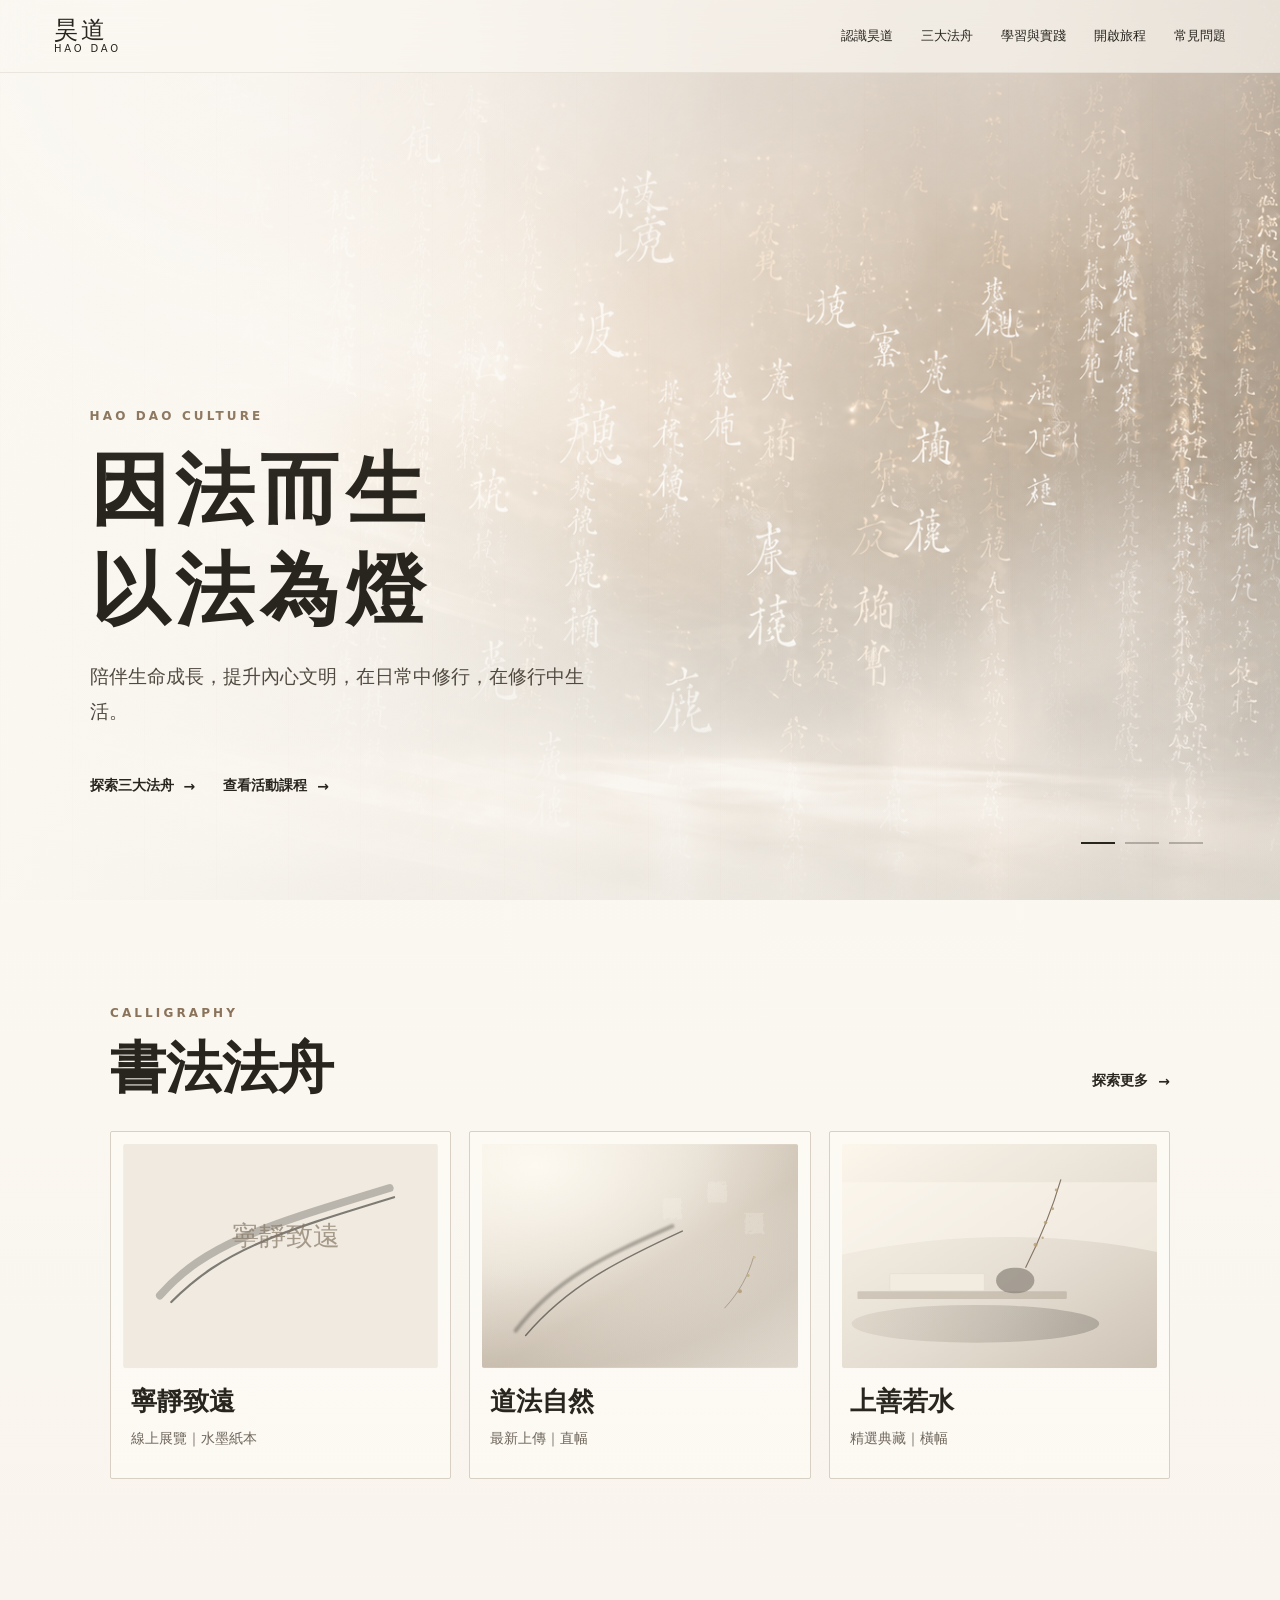
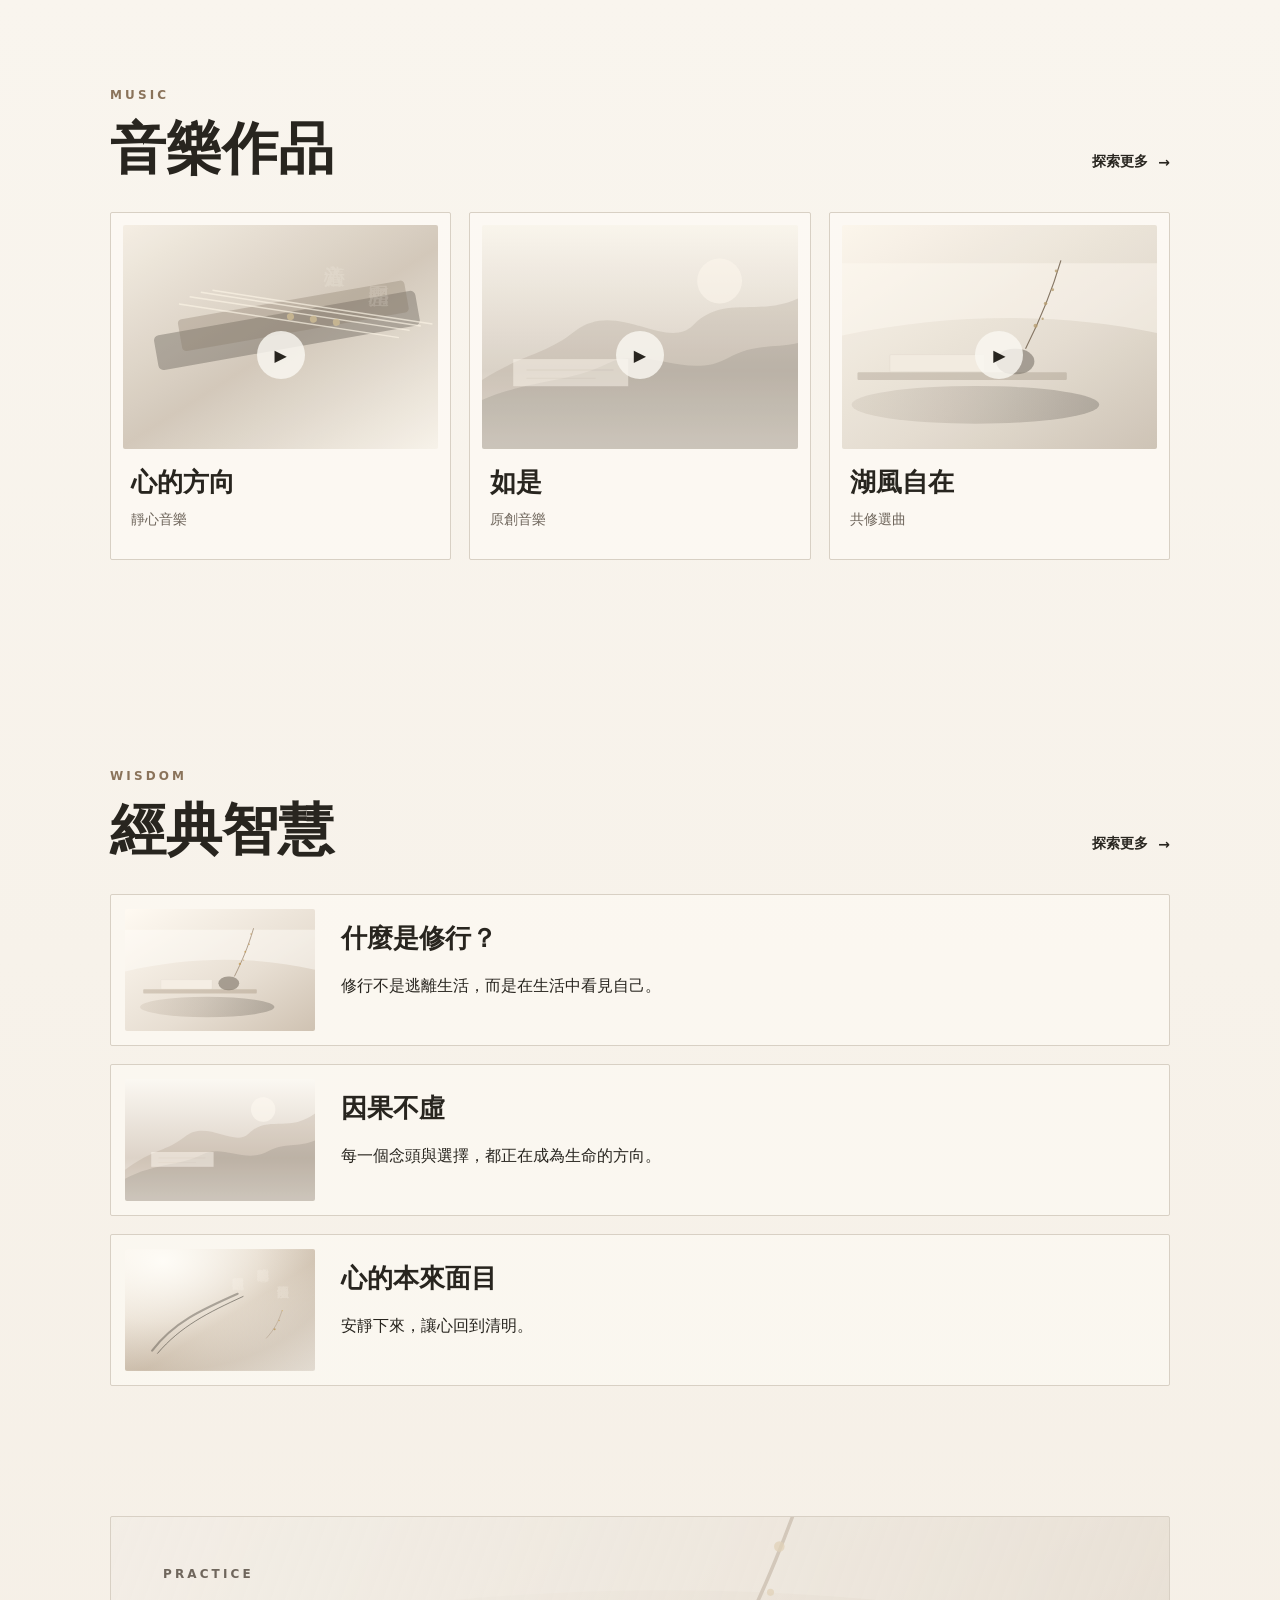
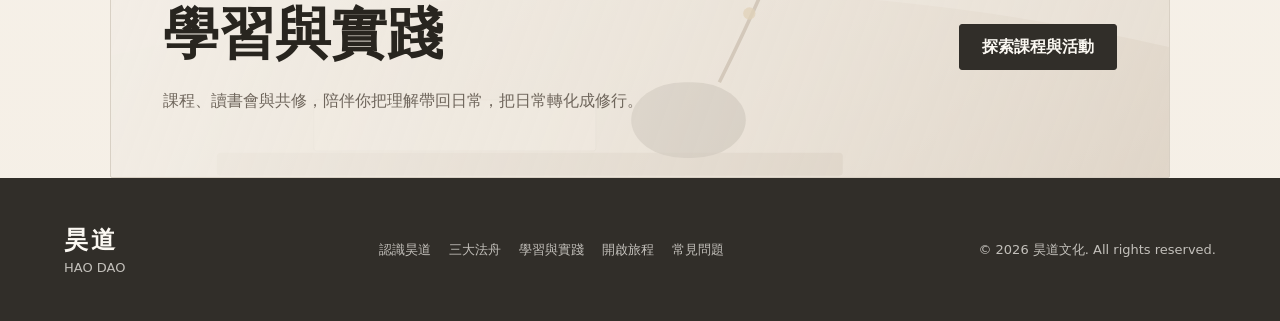
<file: index.html>
<!doctype html>
<html lang="zh-Hant">
  <head>
    <meta charset="utf-8" />
    <meta name="viewport" content="width=device-width, initial-scale=1" />
    <title>昊道文化 HAO DAO</title>
    <meta name="description" content="昊道文化：書法、音樂、經典智慧、學習實踐與開啟旅程。" />
    <link rel="stylesheet" href="styles.css" />
  </head>
  <body>
    <header class="site-header" data-header>
      <a class="brand" href="index.html" aria-label="回到首頁">
        <span class="brand-mark">昊道</span>
        <span class="brand-sub">HAO DAO</span>
      </a>
      <nav class="desktop-nav" aria-label="主選單">
        <a href="about.html">認識昊道</a>
        <a href="archive.html">三大法舟</a>
        <a href="learning.html">學習與實踐</a>
        <a href="journey.html">開啟旅程</a>
        <a href="faq.html">常見問題</a>
      </nav>
      <button class="menu-button" type="button" aria-label="開啟選單" data-menu-button>
        <span></span><span></span>
      </button>
    </header>

    <nav class="mobile-panel" data-mobile-panel aria-label="手機選單">
      <a href="about.html">認識昊道</a>
      <a href="archive.html">三大法舟</a>
      <a href="learning.html">學習與實踐</a>
      <a href="journey.html">開啟旅程</a>
      <a href="faq.html">常見問題</a>
    </nav>

    <main>
      <section class="hero section-dark">
        <div class="carousel" data-carousel>
          <div class="slide is-active" style="background-image:url('assets/hero-calligraphy-flow.png')"></div>
          <div class="slide" style="background-image:url('assets/hero-boats-light.png')"></div>
          <div class="slide" style="background-image:url('assets/hero-starry-gathering.png')"></div>
        </div>
        <div class="hero-content reveal">
          <p class="eyebrow">HAO DAO CULTURE</p>
          <h1>因法而生<br />以法為燈</h1>
          <p>陪伴生命成長，提升內心文明，在日常中修行，在修行中生活。</p>
          <div class="hero-actions">
            <a class="text-link light" href="archive.html">探索三大法舟</a>
            <a class="text-link light" href="learning.html">查看活動課程</a>
          </div>
        </div>
        <div class="carousel-dots" data-dots aria-label="輪播控制"></div>
      </section>

      <section class="content-section reveal">
        <div class="section-heading">
          <div>
            <p class="eyebrow">CALLIGRAPHY</p>
            <h2>書法法舟</h2>
          </div>
          <a class="text-link" href="archive.html#calligraphy">探索更多</a>
        </div>
        <div class="card-row">
          <article class="art-card" data-detail="書法作品｜寧靜致遠|線上展覽新作，以筆勢呈現由定入明的心境。|68 × 136 cm / 水墨紙本">
            <img src="assets/ink-card.svg" alt="書法作品寧靜致遠" />
            <h3>寧靜致遠</h3>
            <p>線上展覽｜水墨紙本</p>
          </article>
          <article class="art-card" data-detail="書法作品｜道法自然|從自然節律看見心的安定。|34 × 136 cm / 水墨紙本">
            <img src="assets/hero-calligraphy.svg" alt="書法作品道法自然" />
            <h3>道法自然</h3>
            <p>最新上傳｜直幅</p>
          </article>
          <article class="art-card" data-detail="書法作品｜上善若水|柔中有力，安住當下。|136 × 33 cm / 橫幅">
            <img src="assets/quiet-room.svg" alt="書法作品上善若水" />
            <h3>上善若水</h3>
            <p>精選典藏｜橫幅</p>
          </article>
        </div>
      </section>

      <section class="content-section reveal">
        <div class="section-heading">
          <div>
            <p class="eyebrow">MUSIC</p>
            <h2>音樂作品</h2>
          </div>
          <a class="text-link" href="archive.html#music">探索更多</a>
        </div>
        <div class="card-row">
          <article class="art-card music-card" data-detail="音樂作品｜心的方向|以琴音與低吟陪伴安靜覺察。|03:42 / 靜心音樂">
            <img src="assets/music-strings.svg" alt="音樂作品心的方向" />
            <span class="play">▶</span>
            <h3>心的方向</h3>
            <p>靜心音樂</p>
          </article>
          <article class="art-card music-card" data-detail="音樂作品｜如是|清亮弦音，回到當下。|04:18 / 原創音樂">
            <img src="assets/mountain-wisdom.svg" alt="音樂作品如是" />
            <span class="play">▶</span>
            <h3>如是</h3>
            <p>原創音樂</p>
          </article>
          <article class="art-card music-card" data-detail="音樂作品｜湖風自在|如風入湖，心緒漸平。|05:02 / 共修選曲">
            <img src="assets/quiet-room.svg" alt="音樂作品湖風自在" />
            <span class="play">▶</span>
            <h3>湖風自在</h3>
            <p>共修選曲</p>
          </article>
        </div>
      </section>

      <section class="content-section reveal">
        <div class="section-heading">
          <div>
            <p class="eyebrow">WISDOM</p>
            <h2>經典智慧</h2>
          </div>
          <a class="text-link" href="archive.html#wisdom">探索更多</a>
        </div>
        <div class="article-list">
          <article data-detail="經典智慧｜什麼是修行？|修行不是逃離生活，而是在生活中看見自己。|閱讀時間 6 分鐘">
            <img src="assets/quiet-room.svg" alt="文章什麼是修行" />
            <div><h3>什麼是修行？</h3><p>修行不是逃離生活，而是在生活中看見自己。</p></div>
          </article>
          <article data-detail="經典智慧｜因果不虛|每一個念頭與選擇，都正在成為生命的方向。|閱讀時間 8 分鐘">
            <img src="assets/mountain-wisdom.svg" alt="文章因果不虛" />
            <div><h3>因果不虛</h3><p>每一個念頭與選擇，都正在成為生命的方向。</p></div>
          </article>
          <article data-detail="經典智慧｜心的本來面目|安靜下來，讓心回到清明。|閱讀時間 7 分鐘">
            <img src="assets/hero-calligraphy.svg" alt="文章心的本來面目" />
            <div><h3>心的本來面目</h3><p>安靜下來，讓心回到清明。</p></div>
          </article>
        </div>
      </section>

      <section class="learning-cta reveal">
        <div>
          <p class="eyebrow">PRACTICE</p>
          <h2>學習與實踐</h2>
          <p>課程、讀書會與共修，陪伴你把理解帶回日常，把日常轉化成修行。</p>
        </div>
        <a class="button" href="learning.html">探索課程與活動</a>
      </section>
    </main>

    <footer class="site-footer">
      <div><b>昊道</b><span>HAO DAO</span></div>
      <nav>
        <a href="about.html">認識昊道</a>
        <a href="archive.html">三大法舟</a>
        <a href="learning.html">學習與實踐</a>
        <a href="journey.html">開啟旅程</a>
        <a href="faq.html">常見問題</a>
      </nav>
      <p>© 2026 昊道文化. All rights reserved.</p>
    </footer>

    <dialog class="detail-dialog" data-dialog>
      <button class="close" type="button" data-close aria-label="關閉">×</button>
      <p class="eyebrow" data-dialog-kicker>DETAIL</p>
      <h2 data-dialog-title></h2>
      <p data-dialog-body></p>
      <p class="dialog-meta" data-dialog-meta></p>
      <a class="button" href="#" data-dialog-link>前往報名 / 閱讀更多</a>
    </dialog>

    <script src="script.js"></script>
  </body>
</html>
</file>
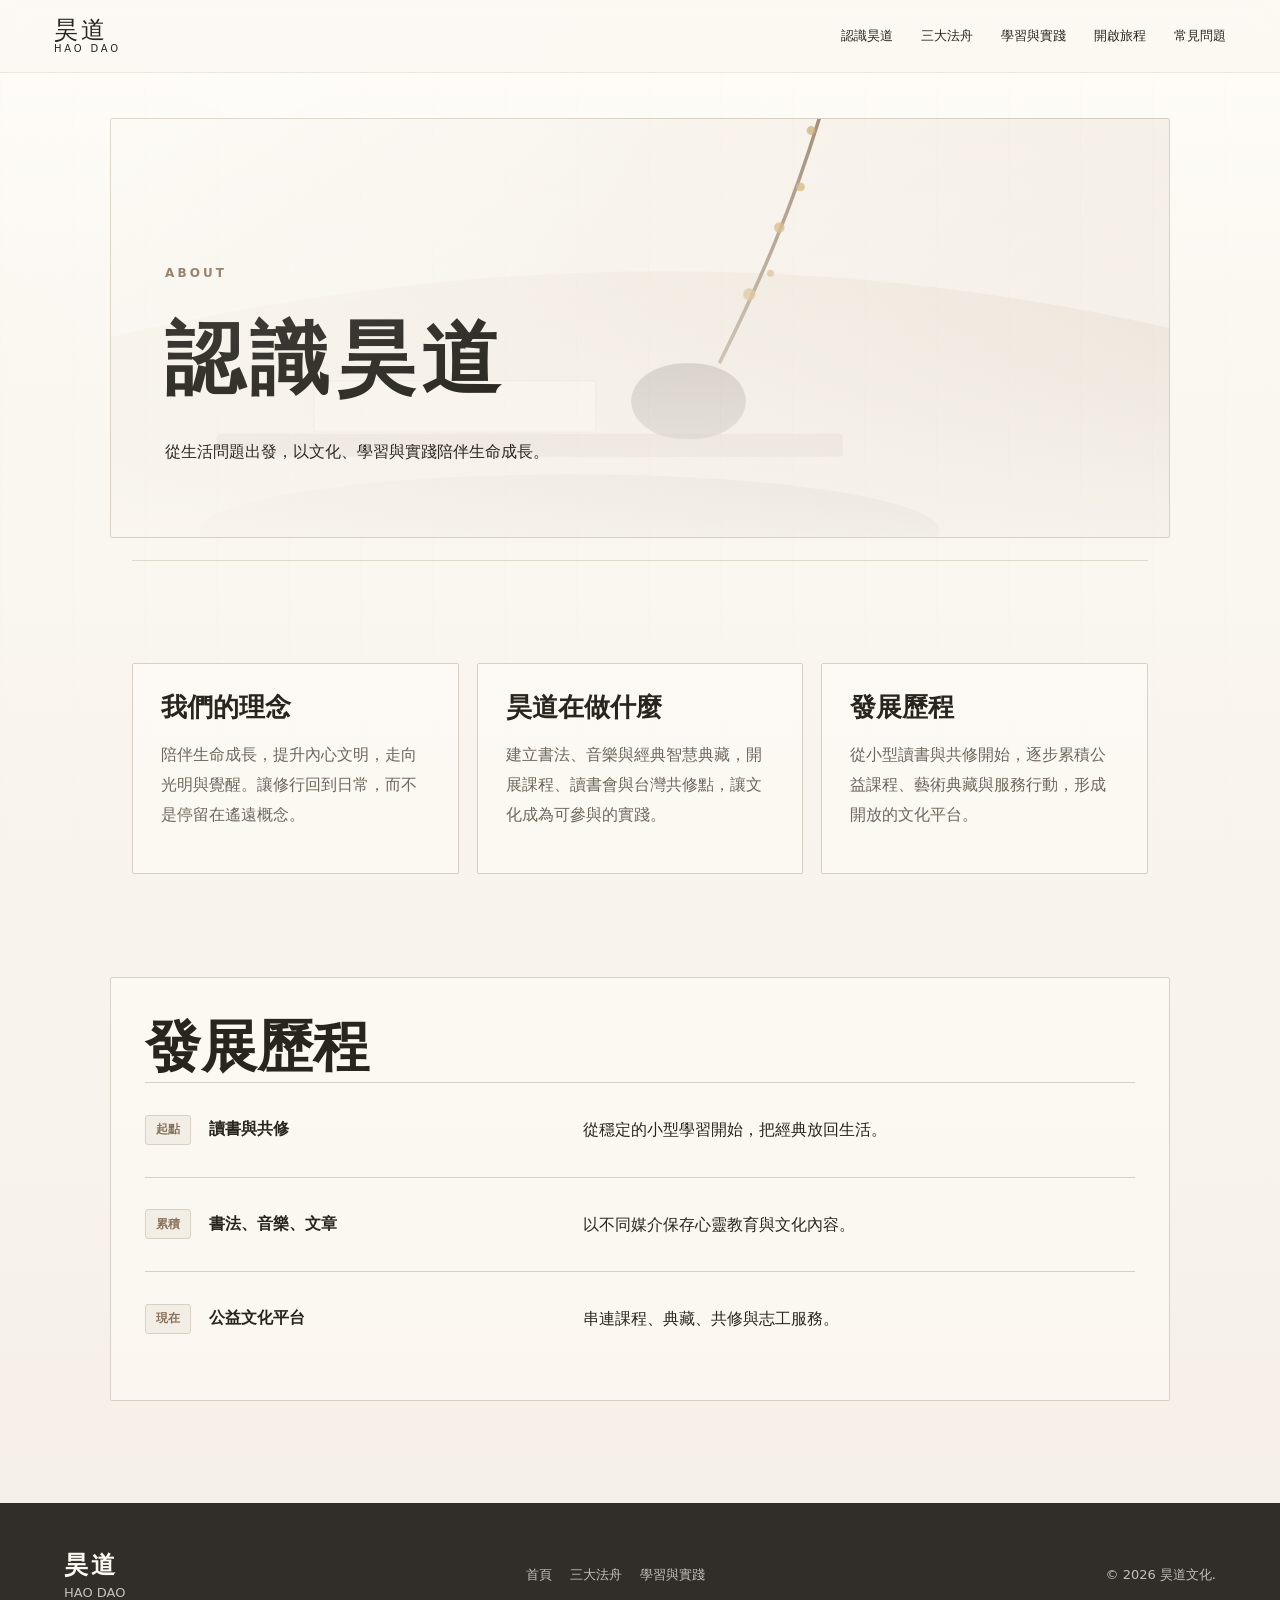
<file: about.html>
<!doctype html>
<html lang="zh-Hant">
  <head>
    <meta charset="utf-8" />
    <meta name="viewport" content="width=device-width, initial-scale=1" />
    <title>認識昊道｜昊道文化</title>
    <link rel="stylesheet" href="styles.css" />
  </head>
  <body>
    <header class="site-header" data-header>
      <a class="brand" href="index.html"><span class="brand-mark">昊道</span><span class="brand-sub">HAO DAO</span></a>
      <nav class="desktop-nav"><a href="about.html">認識昊道</a><a href="archive.html">三大法舟</a><a href="learning.html">學習與實踐</a><a href="journey.html">開啟旅程</a><a href="faq.html">常見問題</a></nav>
      <button class="menu-button" type="button" aria-label="開啟選單" data-menu-button><span></span><span></span></button>
    </header>
    <nav class="mobile-panel" data-mobile-panel><a href="about.html">認識昊道</a><a href="archive.html">三大法舟</a><a href="learning.html">學習與實踐</a><a href="journey.html">開啟旅程</a><a href="faq.html">常見問題</a></nav>
    <main class="subpage">
      <section class="image-hero reveal" style="background-image:url('assets/quiet-room.svg')">
        <p class="eyebrow">ABOUT</p>
        <h1>認識昊道</h1>
        <p>從生活問題出發，以文化、學習與實踐陪伴生命成長。</p>
      </section>
      <section class="page-section reveal">
        <div class="split-grid">
          <article><h3>我們的理念</h3><p>陪伴生命成長，提升內心文明，走向光明與覺醒。讓修行回到日常，而不是停留在遙遠概念。</p></article>
          <article><h3>昊道在做什麼</h3><p>建立書法、音樂與經典智慧典藏，開展課程、讀書會與台灣共修點，讓文化成為可參與的實踐。</p></article>
          <article><h3>發展歷程</h3><p>從小型讀書與共修開始，逐步累積公益課程、藝術典藏與服務行動，形成開放的文化平台。</p></article>
        </div>
      </section>
      <section class="timeline reveal">
        <h2>發展歷程</h2>
        <div class="long-card"><span class="tag">起點</span><b>讀書與共修</b><p>從穩定的小型學習開始，把經典放回生活。</p></div>
        <div class="long-card"><span class="tag">累積</span><b>書法、音樂、文章</b><p>以不同媒介保存心靈教育與文化內容。</p></div>
        <div class="long-card"><span class="tag">現在</span><b>公益文化平台</b><p>串連課程、典藏、共修與志工服務。</p></div>
      </section>
    </main>
    <footer class="site-footer"><div><b>昊道</b><span>HAO DAO</span></div><nav><a href="index.html">首頁</a><a href="archive.html">三大法舟</a><a href="learning.html">學習與實踐</a></nav><p>© 2026 昊道文化.</p></footer>
    <script src="script.js"></script>
  </body>
</html>
</file>
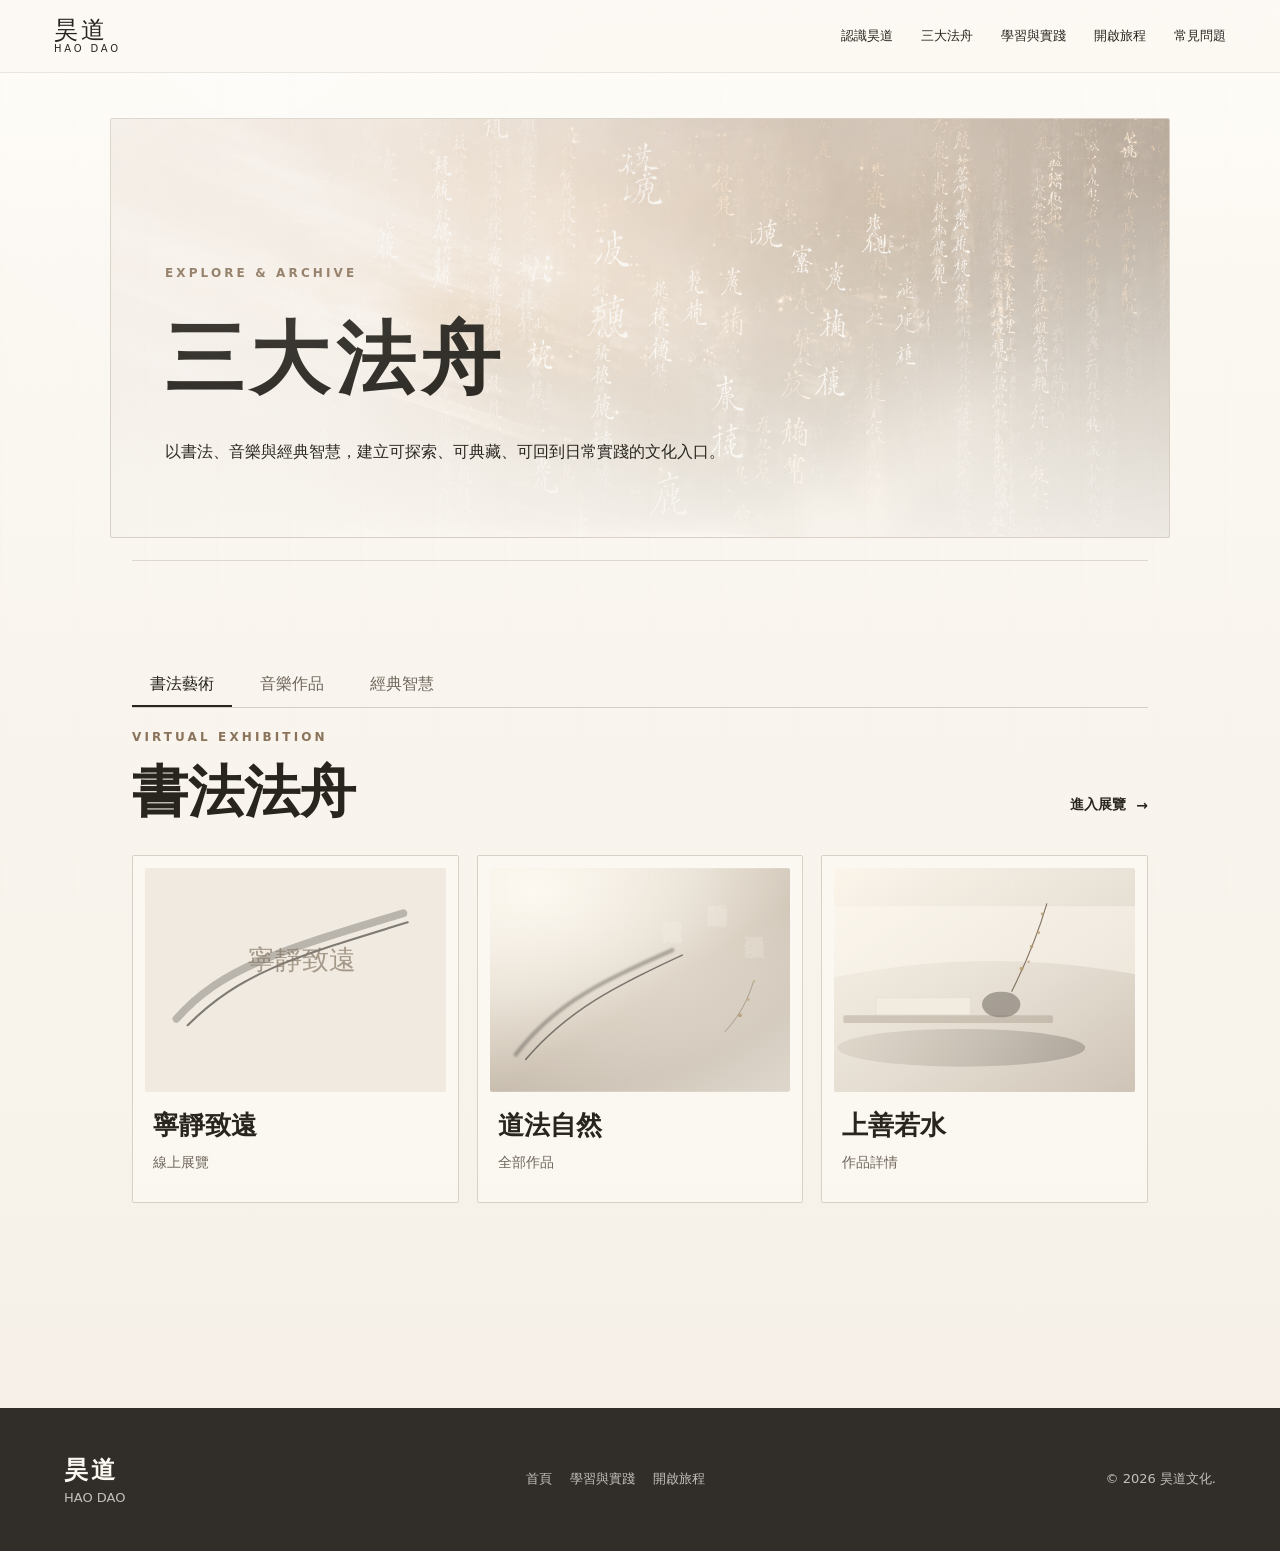
<file: archive.html>
<!doctype html>
<html lang="zh-Hant">
  <head>
    <meta charset="utf-8" />
    <meta name="viewport" content="width=device-width, initial-scale=1" />
    <title>三大法舟｜昊道文化</title>
    <link rel="stylesheet" href="styles.css" />
  </head>
  <body>
    <header class="site-header" data-header>
      <a class="brand" href="index.html"><span class="brand-mark">昊道</span><span class="brand-sub">HAO DAO</span></a>
      <nav class="desktop-nav"><a href="about.html">認識昊道</a><a href="archive.html">三大法舟</a><a href="learning.html">學習與實踐</a><a href="journey.html">開啟旅程</a><a href="faq.html">常見問題</a></nav>
      <button class="menu-button" type="button" aria-label="開啟選單" data-menu-button><span></span><span></span></button>
    </header>
    <nav class="mobile-panel" data-mobile-panel><a href="about.html">認識昊道</a><a href="archive.html">三大法舟</a><a href="learning.html">學習與實踐</a><a href="journey.html">開啟旅程</a><a href="faq.html">常見問題</a></nav>
    <main class="subpage">
      <section class="image-hero reveal" style="background-image:url('assets/flowing-calligraphy-hero.png')">
        <p class="eyebrow">EXPLORE & ARCHIVE</p>
        <h1>三大法舟</h1>
        <p>以書法、音樂與經典智慧，建立可探索、可典藏、可回到日常實踐的文化入口。</p>
      </section>
      <section class="page-section reveal">
        <div class="archive-tabs" data-tabs>
          <button class="is-active" data-tab="calligraphy">書法藝術</button>
          <button data-tab="music">音樂作品</button>
          <button data-tab="wisdom">經典智慧</button>
        </div>
        <div id="calligraphy" class="tab-panel is-active" data-panel="calligraphy">
          <div class="section-heading"><div><p class="eyebrow">VIRTUAL EXHIBITION</p><h2>書法法舟</h2></div><a class="text-link" href="#">進入展覽</a></div>
          <div class="card-row">
            <article class="art-card" data-detail="書法作品｜寧靜致遠|線上展覽新作，以筆勢呈現由定入明的心境。|68 × 136 cm / 水墨紙本"><img src="assets/ink-card.svg" alt="寧靜致遠"><h3>寧靜致遠</h3><p>線上展覽</p></article>
            <article class="art-card" data-detail="書法作品｜道法自然|從自然節律看見心的安定。|34 × 136 cm / 水墨紙本"><img src="assets/hero-calligraphy.svg" alt="道法自然"><h3>道法自然</h3><p>全部作品</p></article>
            <article class="art-card" data-detail="書法作品｜上善若水|柔中有力，安住當下。|136 × 33 cm / 橫幅"><img src="assets/quiet-room.svg" alt="上善若水"><h3>上善若水</h3><p>作品詳情</p></article>
          </div>
        </div>
        <div id="music" class="tab-panel" data-panel="music">
          <div class="section-heading"><div><p class="eyebrow">MUSIC</p><h2>音樂作品</h2></div><a class="text-link" href="#">全部作品</a></div>
          <div class="card-row">
            <article class="art-card music-card" data-detail="音樂作品｜心的方向|以琴音與低吟陪伴安靜覺察。|03:42 / 靜心音樂"><img src="assets/music-strings.svg" alt="心的方向"><span class="play">▶</span><h3>心的方向</h3><p>音樂首頁</p></article>
            <article class="art-card music-card" data-detail="音樂作品｜如是|清亮弦音，回到當下。|04:18 / 原創音樂"><img src="assets/mountain-wisdom.svg" alt="如是"><span class="play">▶</span><h3>如是</h3><p>全部作品</p></article>
            <article class="art-card music-card" data-detail="音樂作品｜湖風自在|如風入湖，心緒漸平。|05:02 / 共修選曲"><img src="assets/quiet-room.svg" alt="湖風自在"><span class="play">▶</span><h3>湖風自在</h3><p>作品詳情</p></article>
          </div>
        </div>
        <div id="wisdom" class="tab-panel" data-panel="wisdom">
          <div class="section-heading"><div><p class="eyebrow">WISDOM</p><h2>經典智慧</h2></div><a class="text-link" href="#">全部文章</a></div>
          <div class="article-list">
            <article data-detail="經典智慧｜什麼是修行？|修行不是逃離生活，而是在生活中看見自己。|閱讀時間 6 分鐘"><img src="assets/quiet-room.svg" alt="什麼是修行"><div><h3>什麼是修行？</h3><p>文章詳情入口</p></div></article>
            <article data-detail="經典智慧｜因果不虛|每一個念頭與選擇，都正在成為生命的方向。|閱讀時間 8 分鐘"><img src="assets/mountain-wisdom.svg" alt="因果不虛"><div><h3>因果不虛</h3><p>全部文章</p></div></article>
          </div>
        </div>
      </section>
    </main>
    <footer class="site-footer"><div><b>昊道</b><span>HAO DAO</span></div><nav><a href="index.html">首頁</a><a href="learning.html">學習與實踐</a><a href="journey.html">開啟旅程</a></nav><p>© 2026 昊道文化.</p></footer>
    <dialog class="detail-dialog" data-dialog><button class="close" type="button" data-close aria-label="關閉">×</button><p class="eyebrow" data-dialog-kicker>DETAIL</p><h2 data-dialog-title></h2><p data-dialog-body></p><p class="dialog-meta" data-dialog-meta></p><a class="button" href="#" data-dialog-link>前往報名 / 閱讀更多</a></dialog>
    <script src="script.js"></script>
  </body>
</html>
</file>
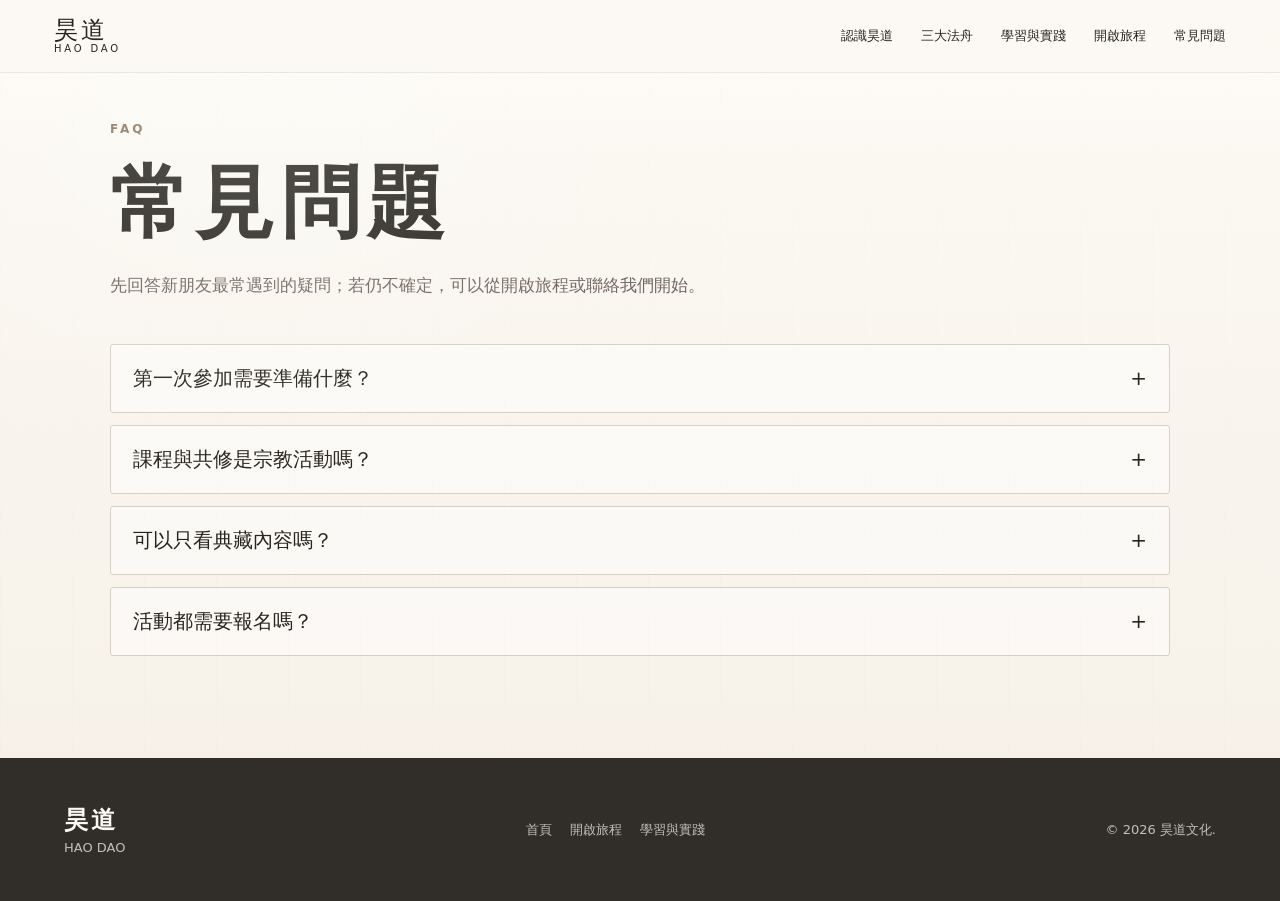
<file: faq.html>
<!doctype html>
<html lang="zh-Hant">
  <head><meta charset="utf-8" /><meta name="viewport" content="width=device-width, initial-scale=1" /><title>常見問題｜昊道文化</title><link rel="stylesheet" href="styles.css" /></head>
  <body>
    <header class="site-header" data-header><a class="brand" href="index.html"><span class="brand-mark">昊道</span><span class="brand-sub">HAO DAO</span></a><nav class="desktop-nav"><a href="about.html">認識昊道</a><a href="archive.html">三大法舟</a><a href="learning.html">學習與實踐</a><a href="journey.html">開啟旅程</a><a href="faq.html">常見問題</a></nav><button class="menu-button" type="button" aria-label="開啟選單" data-menu-button><span></span><span></span></button></header>
    <nav class="mobile-panel" data-mobile-panel><a href="about.html">認識昊道</a><a href="archive.html">三大法舟</a><a href="learning.html">學習與實踐</a><a href="journey.html">開啟旅程</a><a href="faq.html">常見問題</a></nav>
    <main class="subpage">
      <section class="page-hero reveal"><p class="eyebrow">FAQ</p><h1>常見問題</h1><p>先回答新朋友最常遇到的疑問；若仍不確定，可以從開啟旅程或聯絡我們開始。</p></section>
      <section class="faq-list reveal">
        <button class="faq-item"><span>第一次參加需要準備什麼？</span><p>保持開放與自在即可；每項活動頁面都會列出時間、地點與注意事項。</p></button>
        <button class="faq-item"><span>課程與共修是宗教活動嗎？</span><p>網站以文化、學習與生命實踐為主，不使用強烈宗教化呈現。</p></button>
        <button class="faq-item"><span>可以只看典藏內容嗎？</span><p>可以，書法、音樂與文章都會保留公開瀏覽入口。</p></button>
        <button class="faq-item"><span>活動都需要報名嗎？</span><p>課程、讀書會與特別共修皆會保留獨立報名入口；固定共修點也會列出報名方式。</p></button>
      </section>
    </main>
    <footer class="site-footer"><div><b>昊道</b><span>HAO DAO</span></div><nav><a href="index.html">首頁</a><a href="journey.html">開啟旅程</a><a href="learning.html">學習與實踐</a></nav><p>© 2026 昊道文化.</p></footer>
    <script src="script.js"></script>
  </body>
</html>
</file>
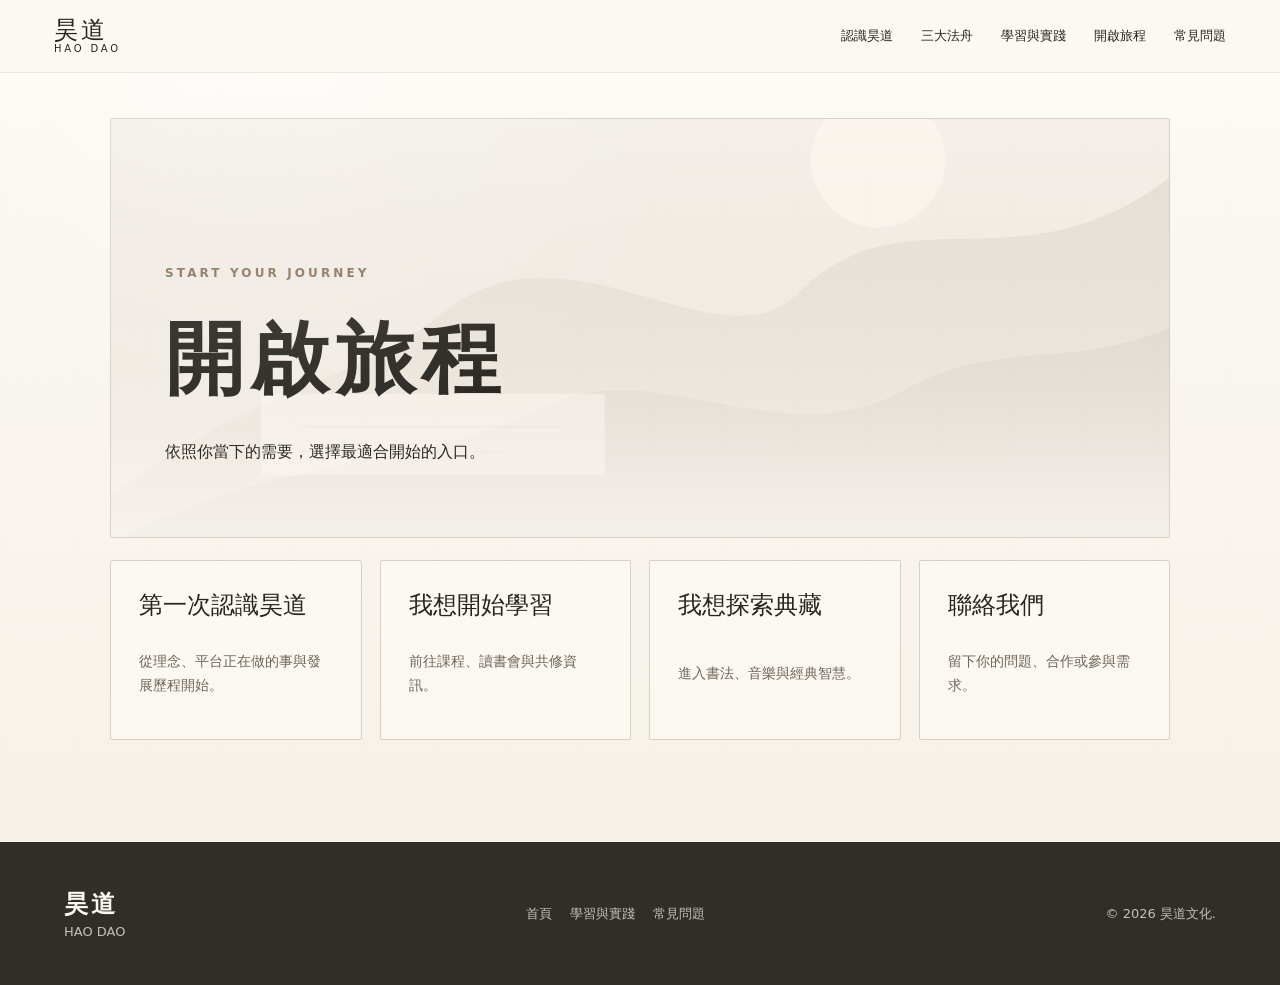
<file: journey.html>
<!doctype html>
<html lang="zh-Hant">
  <head><meta charset="utf-8" /><meta name="viewport" content="width=device-width, initial-scale=1" /><title>開啟旅程｜昊道文化</title><link rel="stylesheet" href="styles.css" /></head>
  <body>
    <header class="site-header" data-header><a class="brand" href="index.html"><span class="brand-mark">昊道</span><span class="brand-sub">HAO DAO</span></a><nav class="desktop-nav"><a href="about.html">認識昊道</a><a href="archive.html">三大法舟</a><a href="learning.html">學習與實踐</a><a href="journey.html">開啟旅程</a><a href="faq.html">常見問題</a></nav><button class="menu-button" type="button" aria-label="開啟選單" data-menu-button><span></span><span></span></button></header>
    <nav class="mobile-panel" data-mobile-panel><a href="about.html">認識昊道</a><a href="archive.html">三大法舟</a><a href="learning.html">學習與實踐</a><a href="journey.html">開啟旅程</a><a href="faq.html">常見問題</a></nav>
    <main class="subpage">
      <section class="image-hero reveal" style="background-image:url('assets/mountain-wisdom.svg')"><p class="eyebrow">START YOUR JOURNEY</p><h1>開啟旅程</h1><p>依照你當下的需要，選擇最適合開始的入口。</p></section>
      <section class="journey-grid reveal">
        <a href="about.html">第一次認識昊道<span>從理念、平台正在做的事與發展歷程開始。</span></a>
        <a href="learning.html">我想開始學習<span>前往課程、讀書會與共修資訊。</span></a>
        <a href="archive.html">我想探索典藏<span>進入書法、音樂與經典智慧。</span></a>
        <a href="mailto:hello@example.com">聯絡我們<span>留下你的問題、合作或參與需求。</span></a>
      </section>
    </main>
    <footer class="site-footer"><div><b>昊道</b><span>HAO DAO</span></div><nav><a href="index.html">首頁</a><a href="learning.html">學習與實踐</a><a href="faq.html">常見問題</a></nav><p>© 2026 昊道文化.</p></footer>
    <script src="script.js"></script>
  </body>
</html>
</file>
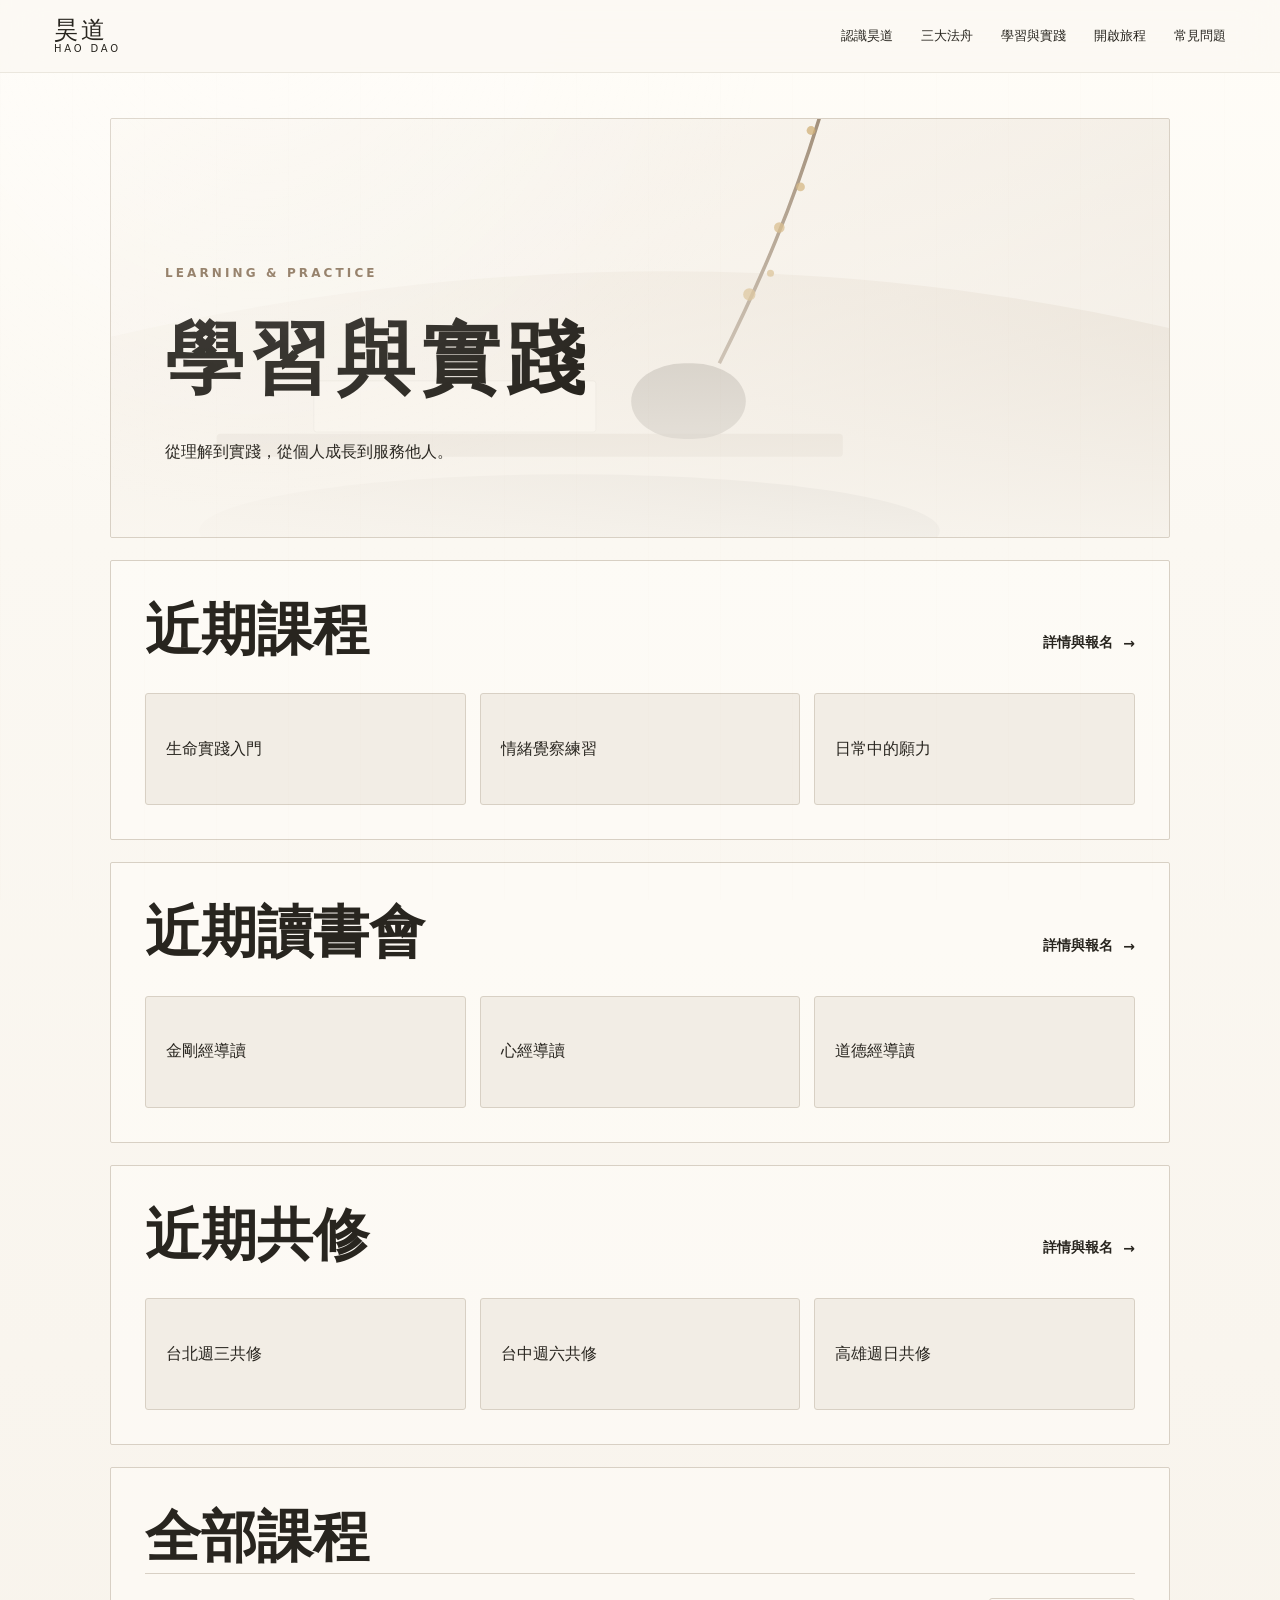
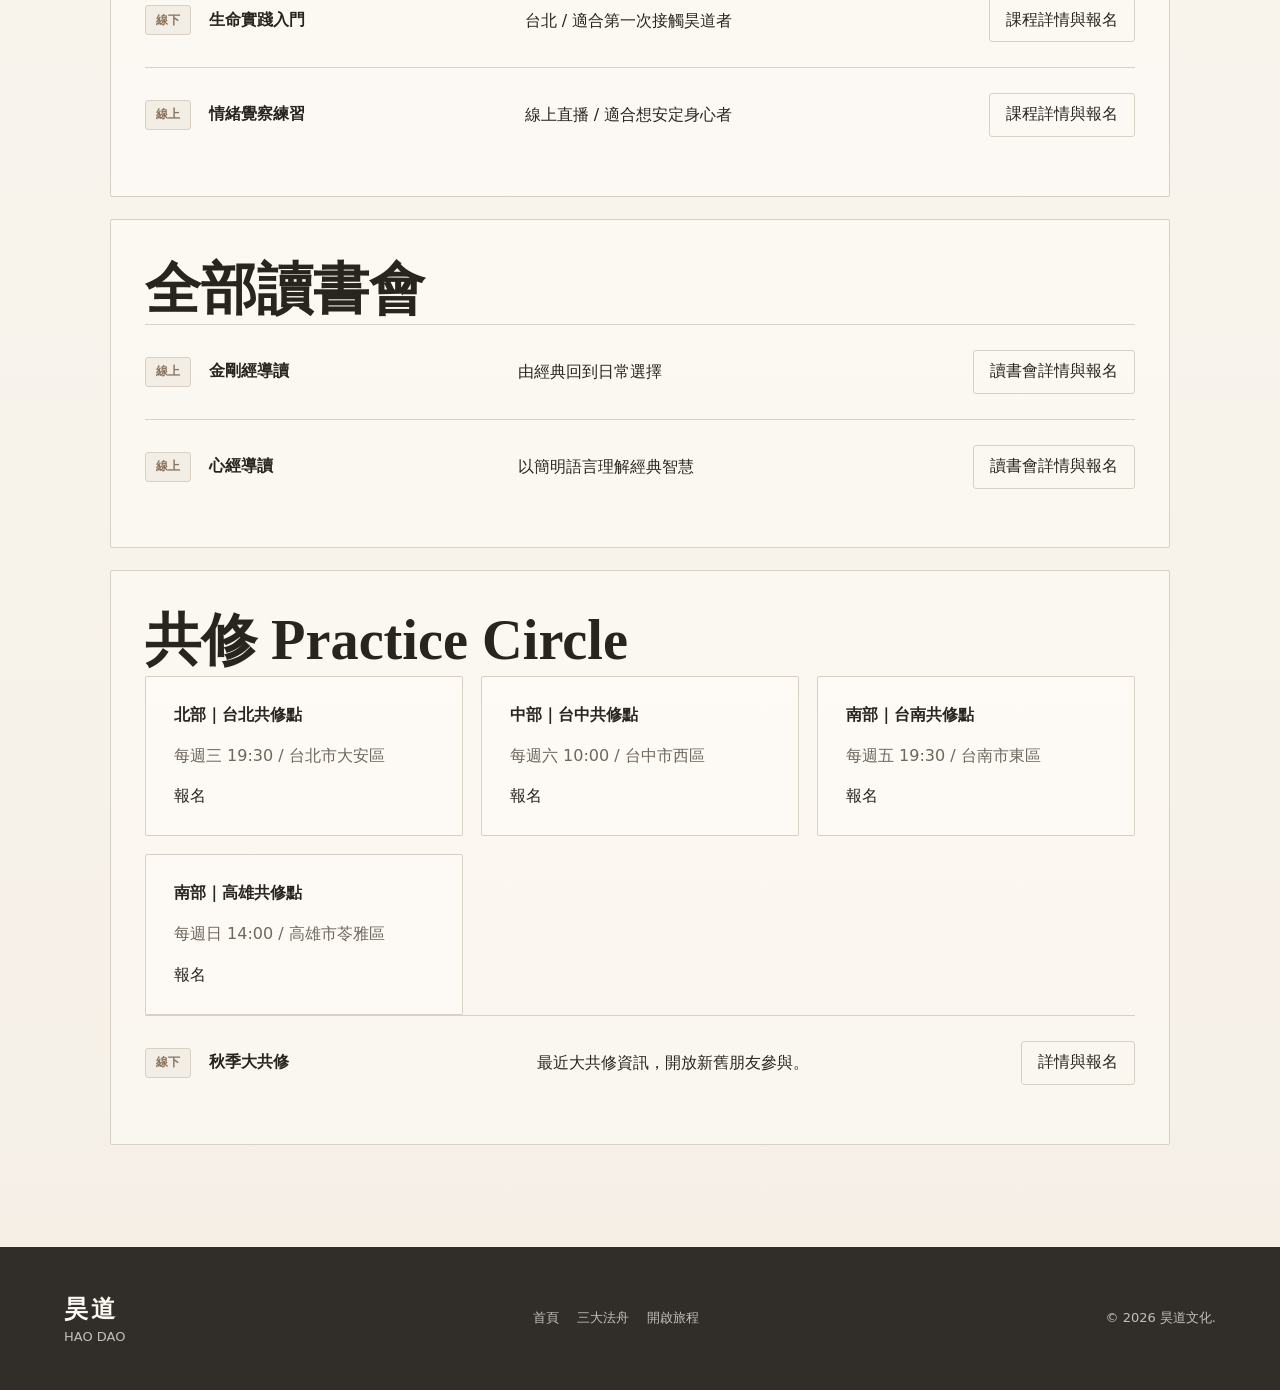
<file: learning.html>
<!doctype html>
<html lang="zh-Hant">
  <head><meta charset="utf-8" /><meta name="viewport" content="width=device-width, initial-scale=1" /><title>學習與實踐｜昊道文化</title><link rel="stylesheet" href="styles.css" /></head>
  <body>
    <header class="site-header" data-header><a class="brand" href="index.html"><span class="brand-mark">昊道</span><span class="brand-sub">HAO DAO</span></a><nav class="desktop-nav"><a href="about.html">認識昊道</a><a href="archive.html">三大法舟</a><a href="learning.html">學習與實踐</a><a href="journey.html">開啟旅程</a><a href="faq.html">常見問題</a></nav><button class="menu-button" type="button" aria-label="開啟選單" data-menu-button><span></span><span></span></button></header>
    <nav class="mobile-panel" data-mobile-panel><a href="about.html">認識昊道</a><a href="archive.html">三大法舟</a><a href="learning.html">學習與實踐</a><a href="journey.html">開啟旅程</a><a href="faq.html">常見問題</a></nav>
    <main class="subpage">
      <section class="image-hero reveal" style="background-image:url('assets/quiet-room.svg')"><p class="eyebrow">LEARNING & PRACTICE</p><h1>學習與實踐</h1><p>從理解到實踐，從個人成長到服務他人。</p></section>
      <section class="program-block reveal"><div class="section-heading"><h2>近期課程</h2><a class="text-link" href="#courses">詳情與報名</a></div><div class="mini-row"><button class="mini-card" data-detail="課程｜生命實踐入門|時間：8/16 14:00，地點：台北，適合第一次接觸者。|報名：https://example.com/course-1">生命實踐入門</button><button class="mini-card" data-detail="課程｜情緒覺察練習|時間：8/23 19:30，線上課程，適合想安定身心者。|報名：https://example.com/course-2">情緒覺察練習</button><button class="mini-card" data-detail="課程｜日常中的願力|時間：9/06 10:00，台中，適合持續學習者。|報名：https://example.com/course-3">日常中的願力</button></div></section>
      <section class="program-block reveal"><div class="section-heading"><h2>近期讀書會</h2><a class="text-link" href="#reading">詳情與報名</a></div><div class="mini-row"><button class="mini-card" data-detail="讀書會｜金剛經導讀|時間：7/18 線上，適合想理解經典與生活關係者。|報名：https://example.com/reading-1">金剛經導讀</button><button class="mini-card" data-detail="讀書會｜心經導讀|時間：8/01 線上，從空性看見日常。|報名：https://example.com/reading-2">心經導讀</button><button class="mini-card" data-detail="讀書會｜道德經導讀|時間：8/15 線上，理解自然與無為。|報名：https://example.com/reading-3">道德經導讀</button></div></section>
      <section class="program-block reveal"><div class="section-heading"><h2>近期共修</h2><a class="text-link" href="#practice">詳情與報名</a></div><div class="mini-row"><button class="mini-card" data-detail="共修｜台北週三共修|每週三 19:30，台北市大安區。|報名：https://example.com/practice-taipei">台北週三共修</button><button class="mini-card" data-detail="共修｜台中週六共修|每週六 10:00，台中市西區。|報名：https://example.com/practice-taichung">台中週六共修</button><button class="mini-card" data-detail="共修｜高雄週日共修|每週日 14:00，高雄市苓雅區。|報名：https://example.com/practice-kaohsiung">高雄週日共修</button></div></section>
      <section id="courses" class="list-block reveal"><h2>全部課程</h2><div class="long-card"><span class="tag">線下</span><b>生命實踐入門</b><p>台北 / 適合第一次接觸昊道者</p><button data-detail="課程詳情｜生命實踐入門|課程名稱、時間、地點、適合人群、課程介紹。|報名：https://example.com/course-1">課程詳情與報名</button></div><div class="long-card"><span class="tag">線上</span><b>情緒覺察練習</b><p>線上直播 / 適合想安定身心者</p><button data-detail="課程詳情｜情緒覺察練習|透過覺察練習，理解情緒與念頭如何牽動生活。|報名：https://example.com/course-2">課程詳情與報名</button></div></section>
      <section id="reading" class="list-block reveal"><h2>全部讀書會</h2><div class="long-card"><span class="tag">線上</span><b>金剛經導讀</b><p>由經典回到日常選擇</p><button data-detail="讀書會介紹｜金剛經導讀|主題、時間、地點、適合人群與導讀介紹。|報名：https://example.com/reading-1">讀書會詳情與報名</button></div><div class="long-card"><span class="tag">線上</span><b>心經導讀</b><p>以簡明語言理解經典智慧</p><button data-detail="讀書會介紹｜心經導讀|從心經進入觀照、放下與實踐。|報名：https://example.com/reading-2">讀書會詳情與報名</button></div></section>
      <section id="practice" class="list-block reveal"><h2>共修 Practice Circle</h2><div class="practice-grid"><article><h4>北部｜台北共修點</h4><p>每週三 19:30 / 台北市大安區</p><a href="#">報名</a></article><article><h4>中部｜台中共修點</h4><p>每週六 10:00 / 台中市西區</p><a href="#">報名</a></article><article><h4>南部｜台南共修點</h4><p>每週五 19:30 / 台南市東區</p><a href="#">報名</a></article><article><h4>南部｜高雄共修點</h4><p>每週日 14:00 / 高雄市苓雅區</p><a href="#">報名</a></article></div><div class="long-card"><span class="tag">線下</span><b>秋季大共修</b><p>最近大共修資訊，開放新舊朋友參與。</p><button data-detail="大共修介紹｜秋季大共修|時間：9/21，地點：台北，適合人群：想穩定共修與服務者。|報名：https://example.com/special-practice">詳情與報名</button></div></section>
    </main>
    <footer class="site-footer"><div><b>昊道</b><span>HAO DAO</span></div><nav><a href="index.html">首頁</a><a href="archive.html">三大法舟</a><a href="journey.html">開啟旅程</a></nav><p>© 2026 昊道文化.</p></footer>
    <dialog class="detail-dialog" data-dialog><button class="close" type="button" data-close aria-label="關閉">×</button><p class="eyebrow" data-dialog-kicker>DETAIL</p><h2 data-dialog-title></h2><p data-dialog-body></p><p class="dialog-meta" data-dialog-meta></p><a class="button" href="#" data-dialog-link>前往報名 / 閱讀更多</a></dialog>
    <script src="script.js"></script>
  </body>
</html>
</file>
<file: styles.css>
:root {
  --ink: #28251f;
  --paper: #fbf8f2;
  --ivory: #f2ede5;
  --mist: #e4dbcf;
  --border: #d8d0c4;
  --brown: #8a735a;
  --dark: #312e29;
  --muted: #6f665c;
  --max: 1060px;
}

* { box-sizing: border-box; }

html {
  scroll-behavior: smooth;
}

body {
  margin: 0;
  color: var(--ink);
  background:
    linear-gradient(180deg, #fffdf8 0%, var(--paper) 18%, #f5efe6 100%);
  font-family: "Noto Sans TC", "PingFang TC", "Microsoft JhengHei", system-ui, sans-serif;
  letter-spacing: 0;
}

body::before {
  content: "";
  position: fixed;
  inset: 0;
  pointer-events: none;
  z-index: 5;
  opacity: .35;
  background-image:
    linear-gradient(90deg, rgba(138, 115, 90, .025) 1px, transparent 1px),
    radial-gradient(circle at 20% 0%, rgba(255, 255, 255, .75), transparent 32rem);
  background-size: 72px 72px, 100% 100%;
}

a {
  color: inherit;
  text-decoration: none;
}

img {
  display: block;
  width: 100%;
}

button {
  font: inherit;
}

.site-header {
  position: fixed;
  z-index: 20;
  top: 0;
  left: 0;
  right: 0;
  display: flex;
  align-items: center;
  justify-content: space-between;
  min-height: 72px;
  padding: 18px clamp(24px, 4.5vw, 54px);
  color: var(--ink);
  background: rgba(251, 248, 242, .66);
  border-bottom: 1px solid rgba(216, 208, 196, .45);
  backdrop-filter: blur(18px);
  transition: background .35s ease, min-height .35s ease;
}

.site-header.is-scrolled {
  min-height: 62px;
  background: rgba(251, 248, 242, .9);
}

.brand {
  display: grid;
  gap: 2px;
  line-height: 1;
}

.brand-mark {
  font-family: "Noto Serif TC", "Songti TC", Georgia, serif;
  font-size: 24px;
  letter-spacing: .14em;
}

.brand-sub {
  font-size: 10px;
  letter-spacing: .28em;
}

.desktop-nav {
  display: flex;
  align-items: center;
  gap: 28px;
  font-size: 13px;
}

.desktop-nav a {
  position: relative;
}

.desktop-nav a::after {
  content: "";
  position: absolute;
  left: 0;
  right: 0;
  bottom: -8px;
  height: 1px;
  background: currentColor;
  transform: scaleX(0);
  transform-origin: left;
  transition: transform .28s ease;
}

.desktop-nav a:hover::after {
  transform: scaleX(1);
}

.menu-button {
  display: none;
  width: 44px;
  height: 44px;
  border: 1px solid var(--border);
  background: rgba(251, 248, 242, .7);
  border-radius: 2px;
}

.menu-button span {
  display: block;
  width: 18px;
  height: 1px;
  margin: 7px auto;
  background: var(--ink);
}

.mobile-panel {
  position: fixed;
  z-index: 19;
  top: 72px;
  left: 0;
  right: 0;
  display: grid;
  gap: 0;
  padding: 8px 22px 22px;
  background: rgba(251, 248, 242, .96);
  border-bottom: 1px solid var(--border);
  transform: translateY(-120%);
  opacity: 0;
  transition: transform .35s ease, opacity .35s ease;
}

.mobile-panel.is-open {
  transform: translateY(0);
  opacity: 1;
}

.mobile-panel a {
  padding: 16px 0;
  border-bottom: 1px solid rgba(216, 208, 196, .7);
}

.hero {
  position: relative;
  min-height: 100svh;
  overflow: hidden;
  display: grid;
  align-items: end;
  padding: 140px clamp(28px, 7vw, 112px) 92px;
}

.carousel,
.slide {
  position: absolute;
  inset: 0;
}

.carousel {
  z-index: 0;
}

.slide {
  opacity: 0;
  background-size: cover;
  background-position: center;
  transform: scale(1.04);
  transition: opacity 1.3s ease, transform 7s ease;
}

.slide.is-active {
  opacity: 1;
  transform: scale(1);
}

.hero::after {
  content: "";
  position: absolute;
  inset: 0;
  z-index: 2;
  background:
    linear-gradient(90deg, rgba(251, 248, 242, .94) 0%, rgba(251, 248, 242, .62) 34%, rgba(251, 248, 242, .12) 100%),
    radial-gradient(circle at 22% 45%, rgba(255, 253, 248, .72), transparent 34%),
    linear-gradient(0deg, rgba(251, 248, 242, .62), transparent 50%);
}

.hero-content {
  position: relative;
  z-index: 3;
  max-width: 620px;
}

.eyebrow {
  margin: 0 0 14px;
  color: var(--brown);
  font-size: 12px;
  font-weight: 700;
  letter-spacing: .26em;
  text-transform: uppercase;
}

h1,
h2,
h3,
h4 {
  margin: 0;
  font-family: "Noto Serif TC", "Songti TC", Georgia, serif;
  font-weight: 600;
  line-height: 1.25;
}

h1 {
  font-size: clamp(50px, 6.2vw, 86px);
  letter-spacing: .08em;
}

h2 {
  font-size: clamp(34px, 4.4vw, 58px);
}

h3 {
  font-size: clamp(22px, 2vw, 30px);
}

p {
  line-height: 1.85;
}

.hero-content p:not(.eyebrow) {
  max-width: 520px;
  color: #514a41;
  font-size: clamp(16px, 1.5vw, 20px);
}

.hero-actions {
  display: flex;
  gap: 28px;
  flex-wrap: wrap;
  margin-top: 34px;
}

.text-link {
  display: inline-flex;
  align-items: center;
  min-height: 44px;
  color: var(--ink);
  font-size: 14px;
  font-weight: 600;
}

.text-link::after {
  content: "→";
  margin-left: 10px;
  transition: transform .25s ease;
}

.text-link:hover::after {
  transform: translateX(4px);
}

.text-link.light {
  color: var(--ink);
}

.carousel-dots {
  position: absolute;
  z-index: 5;
  right: clamp(24px, 6vw, 88px);
  bottom: 56px;
  display: flex;
  gap: 10px;
}

.carousel-dots button {
  width: 34px;
  height: 2px;
  padding: 0;
  border: 0;
  background: rgba(40, 37, 31, .28);
}

.carousel-dots button.is-active {
  background: var(--ink);
}

.content-section,
.page-section,
.learning-cta {
  width: min(var(--max), calc(100% - 44px));
  margin: 0 auto;
  padding: clamp(68px, 8vw, 108px) 0;
}

.subpage {
  width: min(var(--max), calc(100% - 44px));
  margin: 0 auto;
  padding: 118px 0 clamp(70px, 8vw, 110px);
}

.subpage > .image-hero,
.subpage > .page-hero,
.subpage > .program-block,
.subpage > .list-block,
.subpage > .journey-grid,
.subpage > .faq-list,
.subpage > .timeline {
  margin-left: 0;
  margin-right: 0;
}

.timeline {
  padding: clamp(22px, 4vw, 34px);
  border: 1px solid var(--border);
  border-radius: 2px;
  background: rgba(255, 253, 248, .48);
}

.section-heading {
  display: flex;
  align-items: end;
  justify-content: space-between;
  gap: 24px;
  margin-bottom: 28px;
}

.section-heading .eyebrow {
  margin-bottom: 8px;
}

.card-row {
  display: grid;
  grid-template-columns: repeat(3, minmax(0, 1fr));
  gap: 18px;
}

.art-card {
  position: relative;
  overflow: hidden;
  min-height: 348px;
  padding: 12px 12px 22px;
  border: 1px solid var(--border);
  border-radius: 2px;
  background: rgba(255, 253, 248, .46);
  cursor: pointer;
  transition: transform .35s ease, box-shadow .35s ease, background .35s ease;
}

.art-card:hover {
  transform: translateY(-6px);
  background: rgba(255, 253, 248, .76);
  box-shadow: 0 18px 50px rgba(49, 46, 41, .1);
}

.art-card img {
  height: 224px;
  object-fit: cover;
  border-radius: 2px;
  margin-bottom: 18px;
  filter: saturate(.7) contrast(.94) sepia(.08);
}

.art-card h3,
.art-card p {
  padding: 0 8px;
}

.art-card p {
  margin: 8px 0 0;
  color: var(--muted);
  font-size: 14px;
}

.play {
  position: absolute;
  top: 118px;
  left: 50%;
  display: grid;
  place-items: center;
  width: 48px;
  height: 48px;
  color: var(--ink);
  background: rgba(251, 248, 242, .82);
  border-radius: 50%;
  transform: translateX(-50%);
}

.article-list {
  display: grid;
  gap: 18px;
}

.article-list article {
  display: grid;
  grid-template-columns: 190px 1fr;
  gap: 26px;
  align-items: center;
  min-height: 150px;
  padding: 14px;
  border: 1px solid var(--border);
  border-radius: 2px;
  background: rgba(255, 253, 248, .5);
  cursor: pointer;
  transition: background .3s ease, transform .3s ease;
}

.article-list article:hover {
  background: rgba(255, 253, 248, .78);
  transform: translateX(4px);
}

.article-list img {
  height: 122px;
  object-fit: cover;
  border-radius: 2px;
}

.learning-cta {
  display: flex;
  align-items: center;
  justify-content: space-between;
  gap: 32px;
  margin-top: 28px;
  padding: 46px clamp(22px, 5vw, 52px);
  border: 1px solid var(--border);
  border-radius: 2px;
  background: linear-gradient(110deg, rgba(242, 237, 229, .94), rgba(228, 219, 207, .62)), url("assets/quiet-room.svg") center/cover;
}

.learning-cta p {
  max-width: 680px;
  color: var(--muted);
}

.button {
  display: inline-flex;
  align-items: center;
  justify-content: center;
  min-height: 46px;
  padding: 0 22px;
  color: var(--paper);
  background: var(--dark);
  border: 1px solid var(--dark);
  border-radius: 3px;
  font-weight: 700;
  white-space: nowrap;
  transition: transform .25s ease, background .25s ease;
}

.button:hover {
  transform: translateY(-2px);
  background: var(--ink);
}

.page-section {
  border-top: 1px solid rgba(216, 208, 196, .78);
}

.page-hero {
  max-width: 820px;
  margin-bottom: 42px;
}

.page-hero p:not(.eyebrow) {
  color: var(--muted);
  font-size: 17px;
}

.split-grid,
.journey-grid,
.practice-grid {
  display: grid;
  grid-template-columns: repeat(3, minmax(0, 1fr));
  gap: 18px;
}

.split-grid article,
.practice-grid article,
.journey-grid a,
.program-block,
.list-block {
  border: 1px solid var(--border);
  border-radius: 2px;
  background: rgba(255, 253, 248, .48);
}

.split-grid article,
.practice-grid article,
.journey-grid a {
  padding: 28px;
}

.split-grid p,
.practice-grid p {
  color: var(--muted);
}

.image-hero {
  min-height: 420px;
  display: grid;
  align-content: end;
  gap: 12px;
  padding: clamp(28px, 5vw, 54px);
  margin-bottom: 22px;
  border: 1px solid var(--border);
  border-radius: 2px;
  background-size: cover;
  background-position: center;
  position: relative;
  overflow: hidden;
}

.image-hero::before {
  content: "";
  position: absolute;
  inset: 0;
  background: linear-gradient(0deg, rgba(251, 248, 242, .88), rgba(251, 248, 242, .22));
}

.image-hero > * {
  position: relative;
}

.program-block,
.list-block {
  padding: clamp(22px, 4vw, 34px);
  margin-top: 22px;
}

.mini-row {
  display: grid;
  grid-template-columns: repeat(3, minmax(0, 1fr));
  gap: 14px;
}

.mini-card {
  min-height: 112px;
  padding: 20px;
  text-align: left;
  color: var(--ink);
  background: var(--ivory);
  border: 1px solid var(--border);
  border-radius: 3px;
  cursor: pointer;
  transition: transform .25s ease, background .25s ease;
}

.mini-card:hover {
  transform: translateY(-4px);
  background: #fffaf2;
}

.long-card {
  display: grid;
  grid-template-columns: auto 1.2fr 1.8fr auto;
  gap: 18px;
  align-items: center;
  padding: 16px 0;
  border-top: 1px solid var(--border);
}

.long-card button {
  min-height: 44px;
  padding: 0 16px;
  color: var(--ink);
  background: transparent;
  border: 1px solid var(--border);
  border-radius: 3px;
  cursor: pointer;
}

.tag {
  display: inline-flex;
  align-items: center;
  justify-content: center;
  min-height: 30px;
  padding: 0 10px;
  color: var(--brown);
  background: var(--ivory);
  border: 1px solid var(--border);
  border-radius: 3px;
  font-size: 12px;
  font-weight: 700;
}

.archive-tabs {
  display: flex;
  gap: 10px;
  margin-bottom: 18px;
  border-bottom: 1px solid var(--border);
}

.archive-tabs button {
  min-height: 44px;
  padding: 0 18px;
  color: var(--muted);
  background: transparent;
  border: 0;
  border-bottom: 2px solid transparent;
  cursor: pointer;
}

.archive-tabs button.is-active {
  color: var(--ink);
  border-bottom-color: var(--ink);
}

.tab-panel {
  display: none;
}

.tab-panel.is-active {
  display: block;
  animation: fadeUp .45s ease both;
}

.journey-grid {
  grid-template-columns: repeat(4, minmax(0, 1fr));
}

.journey-grid a {
  display: grid;
  gap: 16px;
  min-height: 180px;
  font-family: "Noto Serif TC", "Songti TC", Georgia, serif;
  font-size: 24px;
  transition: transform .28s ease, background .28s ease;
}

.journey-grid a:hover {
  transform: translateY(-5px);
  background: #fffaf2;
}

.journey-grid span {
  color: var(--muted);
  font-family: "Noto Sans TC", system-ui, sans-serif;
  font-size: 14px;
  line-height: 1.7;
}

.faq-list {
  display: grid;
  gap: 12px;
}

.faq-item {
  width: 100%;
  padding: 20px 22px;
  text-align: left;
  color: var(--ink);
  background: rgba(255, 255, 255, .52);
  border: 1px solid var(--border);
  border-radius: 3px;
  cursor: pointer;
}

.faq-item span {
  display: flex;
  align-items: center;
  justify-content: space-between;
  font-family: "Noto Serif TC", "Songti TC", Georgia, serif;
  font-size: 20px;
}

.faq-item span::after {
  content: "+";
  font-family: system-ui, sans-serif;
}

.faq-item p {
  max-height: 0;
  margin: 0;
  overflow: hidden;
  color: var(--muted);
  transition: max-height .35s ease, margin .35s ease;
}

.faq-item.is-open span::after {
  content: "−";
}

.faq-item.is-open p {
  max-height: 160px;
  margin-top: 12px;
}

.site-footer {
  display: grid;
  grid-template-columns: auto 1fr auto;
  gap: 28px;
  align-items: center;
  padding: 46px clamp(22px, 5vw, 64px);
  color: var(--paper);
  background: var(--dark);
}

.site-footer div {
  display: grid;
  gap: 4px;
}

.site-footer b {
  font-family: "Noto Serif TC", "Songti TC", Georgia, serif;
  font-size: 24px;
  letter-spacing: .14em;
}

.site-footer span,
.site-footer p,
.site-footer a {
  color: rgba(251, 248, 242, .72);
  font-size: 13px;
}

.site-footer nav {
  display: flex;
  gap: 18px;
  justify-content: center;
  flex-wrap: wrap;
}

.detail-dialog {
  width: min(620px, calc(100% - 36px));
  padding: 42px;
  color: var(--ink);
  background: var(--paper);
  border: 1px solid var(--border);
  border-radius: 4px;
  box-shadow: 0 30px 100px rgba(40, 37, 31, .24);
}

.detail-dialog::backdrop {
  background: rgba(40, 37, 31, .36);
  backdrop-filter: blur(8px);
}

.close {
  position: absolute;
  top: 12px;
  right: 12px;
  width: 38px;
  height: 38px;
  border: 1px solid var(--border);
  background: transparent;
  border-radius: 50%;
  cursor: pointer;
}

.dialog-meta {
  color: var(--muted);
}

.reveal {
  opacity: 0;
  transform: translateY(28px);
  transition: opacity .8s ease, transform .8s ease;
}

.reveal.is-visible {
  opacity: 1;
  transform: translateY(0);
}

@keyframes fadeUp {
  from { opacity: 0; transform: translateY(16px); }
  to { opacity: 1; transform: translateY(0); }
}

@media (max-width: 900px) {
  .desktop-nav { display: none; }
  .menu-button { display: block; }
  .hero {
    min-height: 92svh;
    padding: 118px 22px 72px;
  }
  .hero::after {
    background:
      linear-gradient(0deg, rgba(251, 248, 242, .86), rgba(251, 248, 242, .35)),
      linear-gradient(90deg, rgba(251, 248, 242, .84), rgba(251, 248, 242, .22));
  }
  .section-heading,
  .learning-cta {
    align-items: start;
    flex-direction: column;
  }
  .card-row,
  .mini-row,
  .split-grid,
  .journey-grid,
  .practice-grid {
    grid-template-columns: 1fr;
  }
  .article-list article {
    grid-template-columns: 108px 1fr;
    gap: 16px;
  }
  .article-list img {
    height: 96px;
  }
  .long-card {
    grid-template-columns: 1fr;
    gap: 8px;
  }
  .site-footer {
    grid-template-columns: 1fr;
    text-align: left;
  }
  .site-footer nav {
    justify-content: flex-start;
  }
}

@media (prefers-reduced-motion: reduce) {
  *,
  *::before,
  *::after {
    scroll-behavior: auto !important;
    animation-duration: .01ms !important;
    animation-iteration-count: 1 !important;
    transition-duration: .01ms !important;
  }
}
</file>
